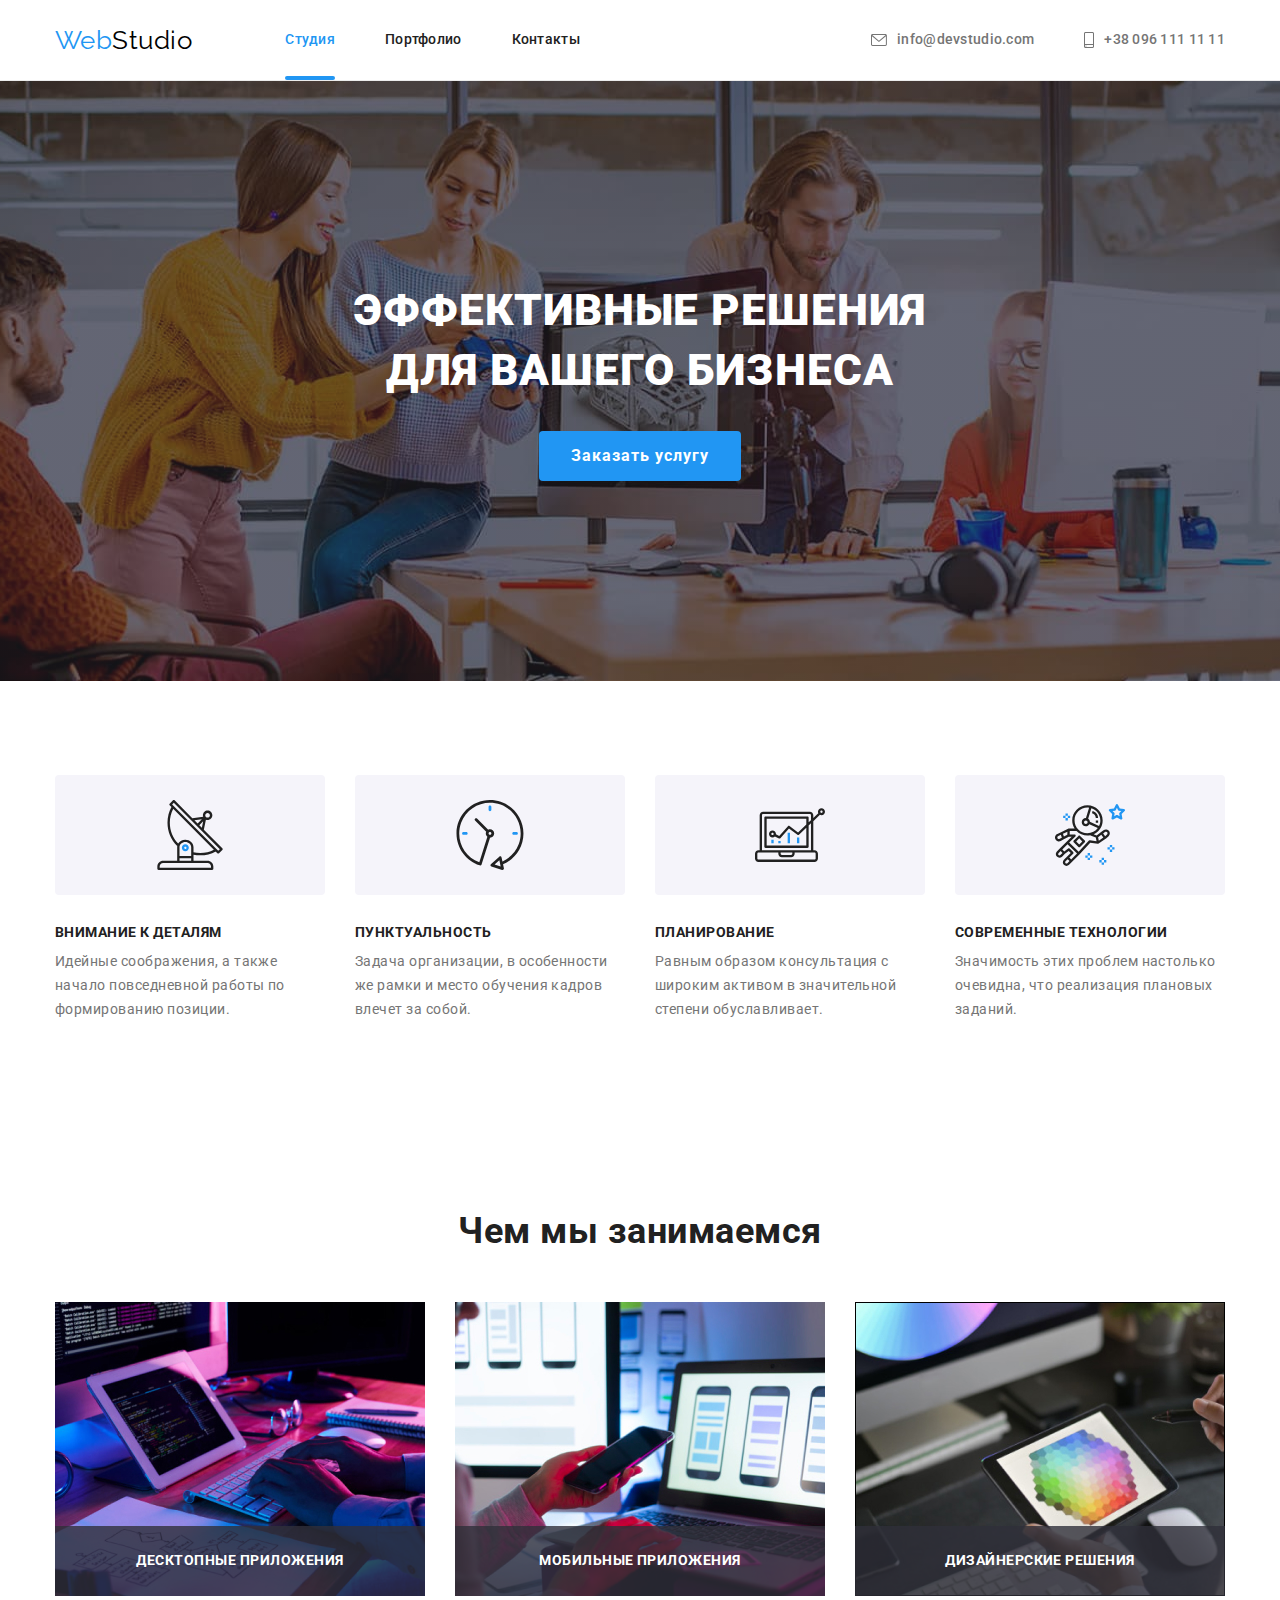
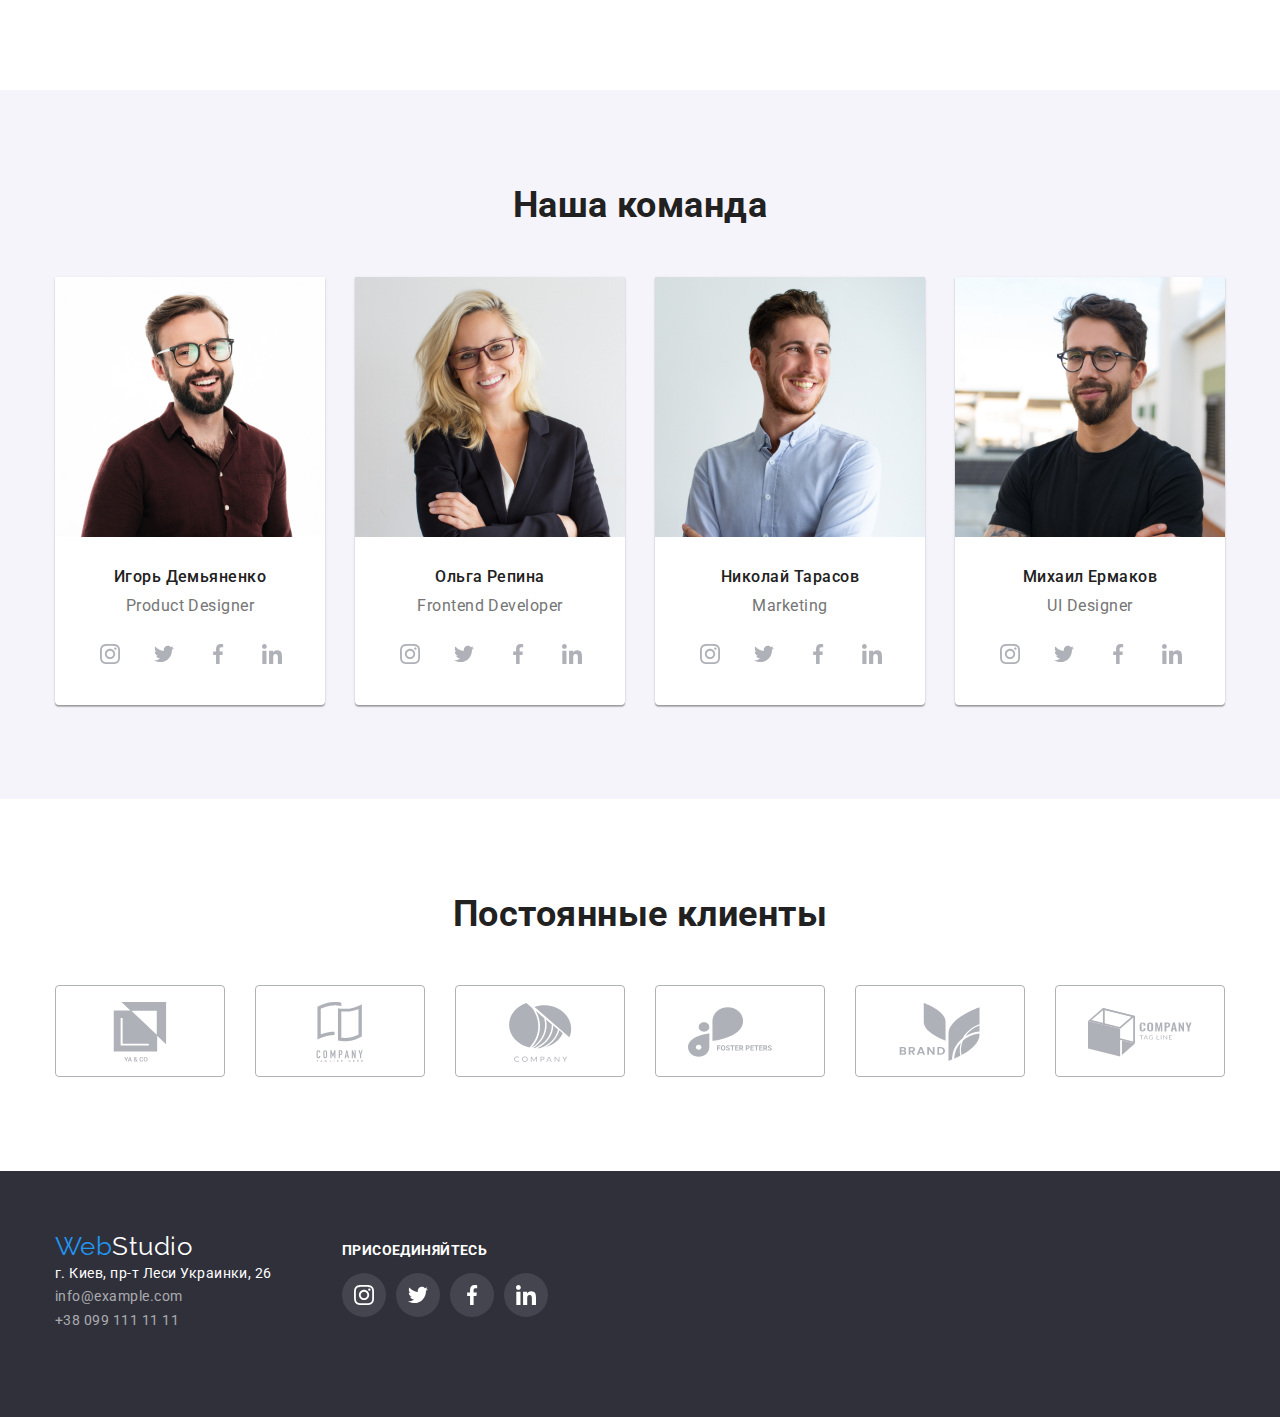
<file: index.html>
<!DOCTYPE html>
<html lang="en">
<head>
    <meta charset="UTF-8">
    <meta http-equiv="X-UA-Compatible" content="IE=edge">
    <meta name="viewport" content="width=device-width, initial-scale=1.0">
    <title>Document</title>
    <link href="https://fonts.googleapis.com/css2?family=Raleway:wght@700&family=Roboto:wght@400;500;700;900&display=swap" rel="stylesheet">
    <link rel="stylesheet" href="https://cdnjs.cloudflare.com/ajax/libs/modern-normalize/1.1.0/modern-normalize.min.css">
    <link rel="stylesheet" href="./css/styles.css">
</head>
<body>
    <!--Header-->
    <header class="header">
        <div class="conteiner main-nav">
        <nav class="nav">
            <a href="./index.html" class="logo"> <span class="logo-blue">Web</span>Studio</a>
            <ul class="header-nav">
                <li class="item"><a href="./index.html" class="link current">Студия</a></li>
                <li class="item"><a href="./portfolio.html" class="link">Портфолио</a></li>
                <li class="item"><a href="" class="link">Контакты</a></li>
            </ul>
        </nav>
        <ul class="header-address">
            <li class="item"><a href="mailto:info@devstudio.com" class="link">
                <svg class="icon-mail">
                    <use href="./images/icons.svg#icon-envelope"></use>
                </svg>
                info@devstudio.com</a></li>
            <li class="item"><a href="tel:+380961111111" class="link">
                <svg class="icon-phone">
                    <use href="./images/icons.svg#icon-smartphone"></use>
                </svg>
                +38 096 111 11 11</a></li>
        </ul>
        </div>
    </header>


<!--Main content-->

<main>
    <!--Banner-->
    
        <section class="banner">
            <div class="conteiner">
                <h1 class="banner-text">Эффективные решения 
                    для вашего бизнеса</h1>
                <button type="button" class="banner-button" data-modal-open>Заказать услугу</button>
            </div>
            <div class="blackdrop is-hidden" data-modal>
                <div class="modal">
                    <button data-modal-close class="modal-btn">
                        <svg width="11" height="11" fill="none" xmlns="http://www.w3.org/2000/svg">
                            <path
                                d="M11 1.108 9.892 0 5.5 4.392 1.108 0 0 1.108 4.392 5.5 0 9.892 1.108 11 5.5 6.608 9.892 11 11 9.892 6.608 5.5 11 1.108Z"
                                fill="#000" />
                        </svg>
                    </button>
                </div>
            </div>
    </section>
    
    
    <!-- info -->
    
        <section class="info section">
            <div class="conteiner">
                <ul class="info-list">
                    <li class="item">
                        <div class="icon-div">
                        <svg class="icon-antenna icon" width="70" height="70">
                            <use href="./images/icons.svg#icon-antenna"></use>
                        </svg>
                    </div>
                        <h3 class="info-head">Внимание к деталям</h3>
                        <p class="info-text">Идейные соображения, а также начало повседневной работы по формированию позиции.</p>
                    </li>
                    <li class="item">
                        <div class="icon-div">
                        <svg class="icon-clock icon" width="70" height="70">
                            <use href="./images/icons.svg#icon-clock"></use>
                        </svg>
                    </div>
                        <h3 class="info-head">Пунктуальность</h3>
                        <p class="info-text">Задача организации, в особенности же рамки и место обучения кадров влечет за собой.</p>
                    </li>
                    <li class="item">
                        <div class="icon-div">
                        <svg class="icon-diagram icon" width="70" height="70">
                            <use href="./images/icons.svg#icon-diagram"></use>
                        </svg>
                    </div>
                        <h3 class="info-head">Планирование</h3>
                        <p class="info-text">Равным образом консультация с широким активом в значительной степени обуславливает.</p>
                    </li>
                    <li class="item">
                        <div class="icon-div">
                        <svg class="icon-astronaut icon" width="70" height="70">
                            <use href="./images/icons.svg#icon-astronaut"></use>
                        </svg>
                    </div>
                        <h3 class="info-head">Современные технологии</h3>
                        <p class="info-text">Значимость этих проблем настолько очевидна, что реализация плановых заданий.</p>
                    </li>
                </ul>
            </div>
        </section>
    

    <!--What we do-->
    
        <section class="our-work section">
            <div class="conteiner">
                <h2 class="section-title">Чем мы занимаемся</h2>
            <ul class="work-list">
                <li class="item">
                    <div class="work-thumb">
                    <img src="./images/img.jpg" alt="hand on a keyboard" width="370">
                    <p class="work-cover">Десктопные приложения</p>
                    </div>
                </li>
                <li class="item">
                    <div class="work-thumb">
                    <img src="./images/img(1).jpg" alt="one hand with telephone, another one on laptop" width="370">
                    <p class="work-cover">Мобильные приложения</p>
                    </div>
                </li>
                <li class="item">
                    <div class="work-thumb">
                    <img src="./images/img(2).jpg" alt="a tablet in one hand" width="370">
                    <p class="work-cover">Дизайнерские решения</p>
                    </div>
                </li>
            </ul>
            </div>
        </section>
    

        <!--Our team-->
        
            <section class="team section">
                <div class="conteiner">
                    <h2 class="section-title">Наша команда</h2>
                <ul class="team-list">
                    <li class="item">
                        <img src="./images/img(3).jpg" alt="photo" width="270">
                        <h3 class="team-name">Игорь Демьяненко</h3>
                        <p class="team-position">Product Designer</p>
                        <ul class="team-links">
                            <li><a href="" class="social-link">
                                    <svg class="team-social-link" width="20" height="20">
                                        <use href="./images/icons.svg#icon-instagram"></use>
                                    </svg>
                                </a></li>
                            <li><a href="" class="social-link">
                                    <svg class="team-social-link" width="20" height="20">
                                        <use href="./images/icons.svg#icon-twitter"></use>
                                    </svg>
                                </a></li>
                            <li><a href="" class="social-link">
                                    <svg class="team-social-link" width="20" height="20">
                                        <use href="./images/icons.svg#icon-facebook"></use>
                                    </svg>
                                </a></li>
                            <li><a href="" class="social-link">
                                    <svg class="team-social-link" width="20" height="20">
                                        <use href="./images/icons.svg#icon-linkedin"></use>
                                    </svg>
                                </a></li>
                        </ul>
                    </li>
                    <li class="item">
                        <img src="./images/img(4).jpg" alt="photo" width="270">
                        <h3 class="team-name">Ольга Репина</h3>
                        <p class="team-position">Frontend Developer</p>
                        <ul class="team-links">
                            <li><a href="" class="social-link">
                                <svg class="team-social-link" width="20" height="20">
                                    <use href="./images/icons.svg#icon-instagram"></use>
                                </svg>
                            </a></li>
                            <li><a href="" class="social-link">
                                <svg class="team-social-link" width="20" height="20">
                                    <use href="./images/icons.svg#icon-twitter"></use>
                                </svg>
                            </a></li>
                            <li><a href="" class="social-link">
                                <svg class="team-social-link" width="20" height="20">
                                    <use href="./images/icons.svg#icon-facebook"></use>
                                </svg>
                            </a></li>
                            <li><a href="" class="social-link">
                                <svg class="team-social-link" width="20" height="20">
                                    <use href="./images/icons.svg#icon-linkedin"></use>
                                </svg>
                            </a></li>
                        </ul>
                    </li>
                    <li class="item">
                        <img src="./images/img(5).jpg" alt="photo" width="270">
                        <h3 class="team-name">Николай Тарасов</h3>
                        <p class="team-position">Marketing</p>
                        <ul class="team-links">
                            <li><a href="" class="social-link">
                                    <svg class="team-social-link" width="20" height="20">
                                        <use href="./images/icons.svg#icon-instagram"></use>
                                    </svg>
                                </a></li>
                            <li><a href="" class="social-link">
                                    <svg class="team-social-link" width="20" height="20">
                                        <use href="./images/icons.svg#icon-twitter"></use>
                                    </svg>
                                </a></li>
                            <li><a href="" class="social-link">
                                    <svg class="team-social-link" width="20" height="20">
                                        <use href="./images/icons.svg#icon-facebook"></use>
                                    </svg>
                                </a></li>
                            <li><a href="" class="social-link">
                                    <svg class="team-social-link" width="20" height="20">
                                        <use href="./images/icons.svg#icon-linkedin"></use>
                                    </svg>
                                </a></li>
                        </ul>
                    </li>
                     <li class="item">
                         <img src="./images/img(6).jpg" alt="photo" width="270">
                         <h3 class="team-name">Михаил Ермаков</h3>
                         <p class="team-position">UI Designer</p>
                        <ul class="team-links">
                            <li><a href="" class="social-link">
                                    <svg class="team-social-link" width="20" height="20">
                                        <use href="./images/icons.svg#icon-instagram"></use>
                                    </svg>
                                </a></li>
                            <li><a href="" class="social-link">
                                    <svg class="team-social-link" width="20" height="20">
                                        <use href="./images/icons.svg#icon-twitter"></use>
                                    </svg>
                                </a></li>
                            <li><a href="" class="social-link">
                                    <svg class="team-social-link" width="20" height="20">
                                        <use href="./images/icons.svg#icon-facebook"></use>
                                    </svg>
                                </a></li>
                            <li><a href="" class="social-link">
                                    <svg class="team-social-link" width="20" height="20">
                                        <use href="./images/icons.svg#icon-linkedin"></use>
                                    </svg>
                                </a></li>
                        </ul>
                        </li>
                </ul>
                </div>
            </section>

            <!--Client -->

            <section class="client section">
                <div class="conteiner">
                    <h2 class="section-title">Постоянные клиенты</h2>
                    <ul class="client-list">
                        <li class="client-item">
                            <a href="" class="client-link">
                            <svg class="client-icon" width="106" height="60">
                                <use href="./images/icons.svg#icon-group-Ya"></use>
                            </svg>
                        </a>
                        </li>
                        <li class="client-item">
                            <a href="" class="client-link">
                            <svg class="client-icon" width="106" height="60">
                                <use href="./images/icons.svg#icon-group-taglinehere"></use>
                            </svg>
                        </a>
                        </li>
                        <li class="client-item">
                            <a href="" class="client-link">
                            <svg class="client-icon" width="106" height="60">
                                <use href="./images/icons.svg#icon-group-company"></use>
                            </svg>
                        </a>
                        </li>
                        <li class="client-item">
                            <a href="" class="client-link">
                            <svg class="client-icon" width="106" height="60">
                                <use href="./images/icons.svg#icon-group-foster"></use>
                            </svg>
                        </a>
                        </li>
                        <li class="client-item">
                            <a href="" class="client-link">
                            <svg class="client-icon" width="106" height="60">
                                <use href="./images/icons.svg#icon-group-brand"></use>
                            </svg>
                        </a>
                        </li>
                        <li class="client-item">
                            <a href="" class="client-link">
                            <svg class="client-icon" width="106" height="60">
                                <use href="./images/icons.svg#icon-group-tag-line"></use>
                            </svg>
                        </a>
                        </li>
                    </ul>
                </div>
            </section>
        
    </main>



    <!--Footers content-->

    <footer class="footer">
        <div class="conteiner">
            <div class="main-footer">
                <a href="./index.html" class="logo"><span class="logo-blue">Web</span>Studio</a>
                <address class="footer-nav">
                    <ul class="footer-address">
                        <li><a href="г.Киев,пр-тЛесиУкраинки,26" class="link address">г. Киев, пр-т Леси Украинки, 26</a>
                        </li>
                        <li><a href="mailto:info@example.com" class="link contact">info@example.com</a></li>
                        <li><a href="tel:+380991111111" class="link contact">+38 099 111 11 11</a></li>
                    </ul>
                </address>
            </div>
            <div class="footer-social">
                <h3 class="footer-social-title">присоединяйтесь</h3>
                <ul class="footer-social-list">
                    <li>
                        <a href="" class="footer-social-link">
                            <svg class="footer-social-icon" width="20" height="20">
                                <use href="./images/icons.svg#icon-instagram">
                                </use>
                            </svg>
                        </a>
                    </li>
                    <li>
                        <a href="" class="footer-social-link">
                            <svg class="footer-social-icon" width="20" height="20">
                                <use href="./images/icons.svg#icon-twitter">
                                </use>
                            </svg>
                        </a>
                    </li>
                    <li>
                        <a href="" class="footer-social-link">
                            <svg class="footer-social-icon" width="20" height="20">
                                <use href="./images/icons.svg#icon-facebook">
                                </use>
                            </svg>
                        </a>
                    </li>
                    <li>
                        <a href="" class="footer-social-link">
                            <svg class="footer-social-icon" width="20" height="20">
                                <use href="./images/icons.svg#icon-linkedin">
                                </use>
                            </svg>
                        </a>
                    </li>
                </ul>
            </div>
        </div>
    </footer>
    <script src="./js/modal.js"></script>
</body>
</html>
</file>
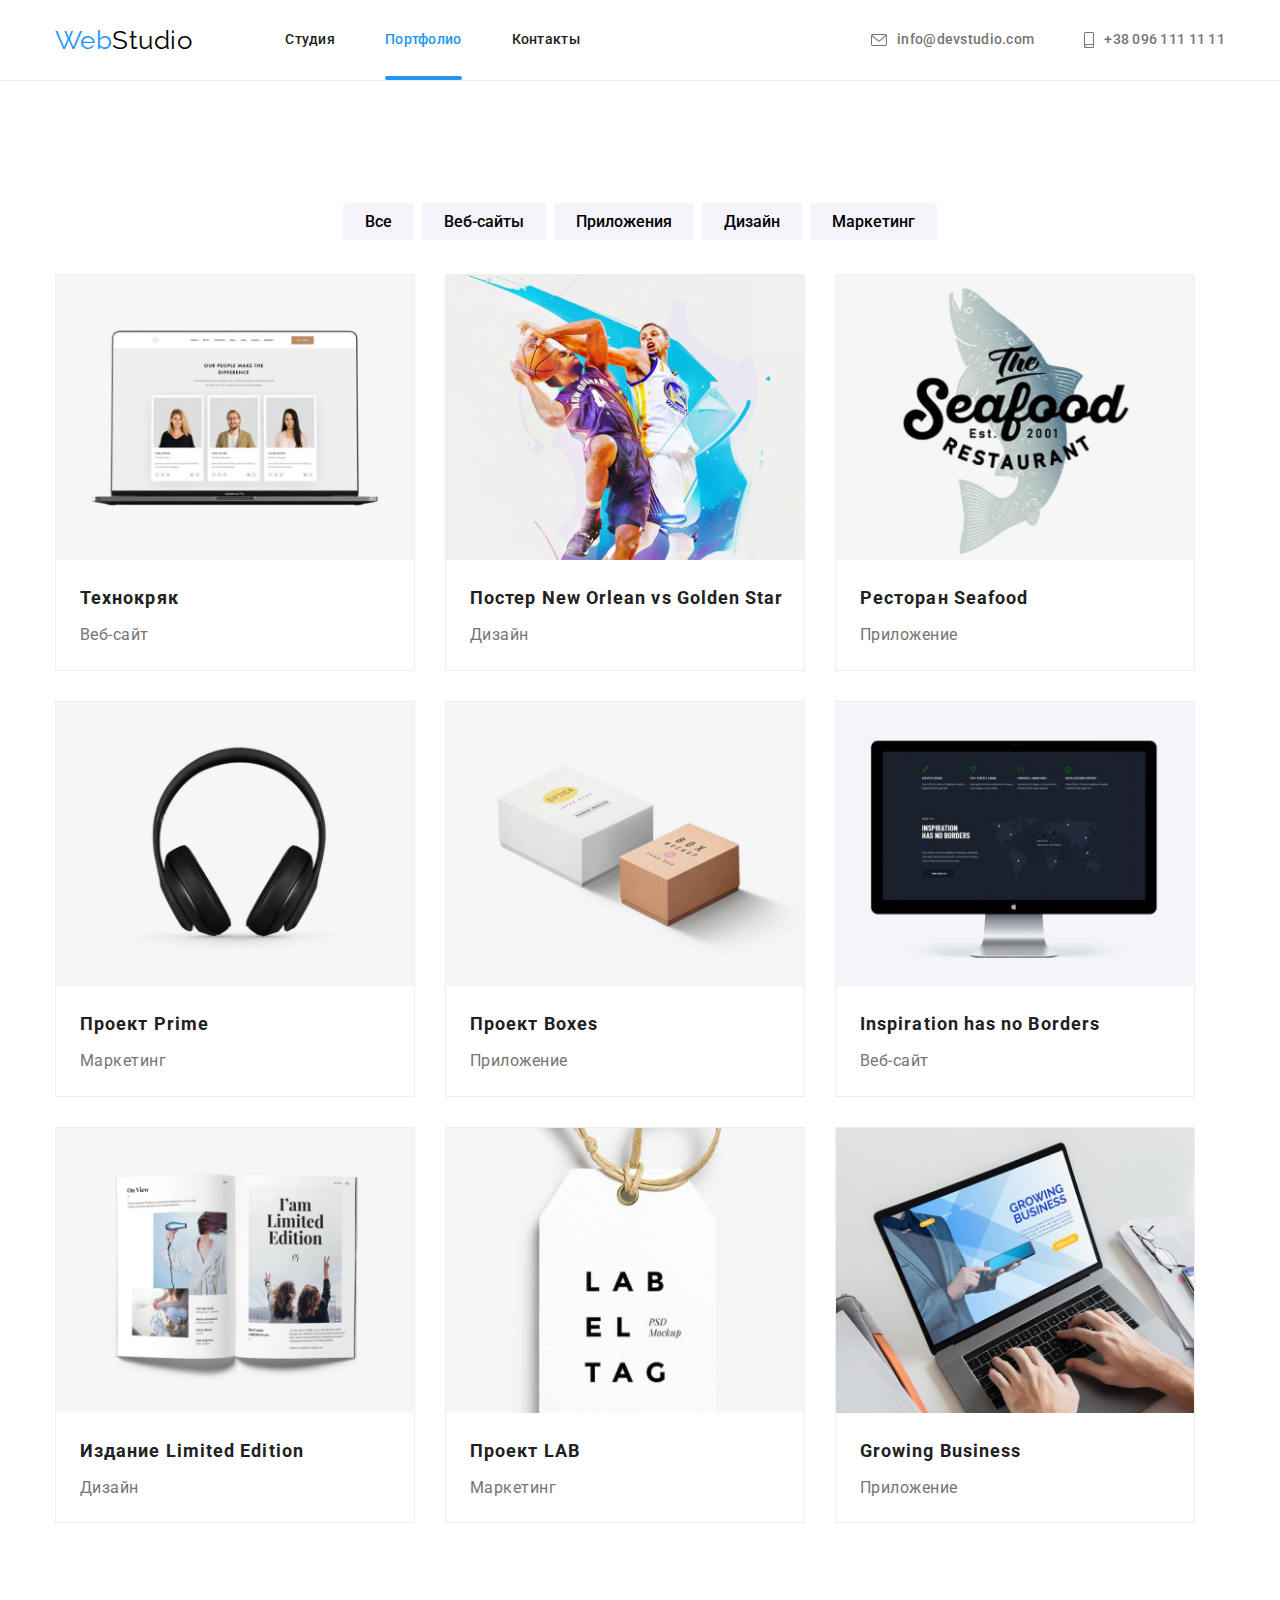
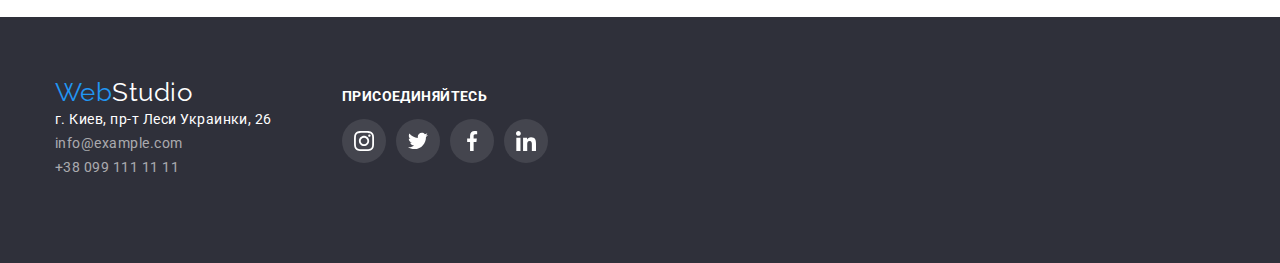
<file: portfolio.html>
<!DOCTYPE html>
<html lang="en">
<head>
    <meta charset="UTF-8">
    <meta http-equiv="X-UA-Compatible" content="IE=edge">
    <meta name="viewport" content="width=device-width, initial-scale=1.0">
    <title>Document</title>
    <link href="https://fonts.googleapis.com/css2?family=Raleway:wght@700&family=Roboto:wght@400;500;700;900&display=swap" rel="stylesheet">
    <link rel="stylesheet" href="https://cdnjs.cloudflare.com/ajax/libs/modern-normalize/1.1.0/modern-normalize.min.css">
    <link rel="stylesheet" href="./css/styles.css">
</head>
<body>

     <!--Header-->
     <header class="header">
        <div class="conteiner main-nav">
        <nav class="nav">
            <a href="./index.html" class="logo"> <span class="logo-blue">Web</span>Studio</a>
            <ul class="header-nav">
                <li class="item"><a href="./index.html" class="link">Студия</a></li>
                <li class="item"><a href="./portfolio.html" class="link current">Портфолио</a></li>
                <li class="item"><a href="" class="link">Контакты</a></li>
            </ul>
        </nav>
        <ul class="header-address">
            <li class="item"><a href="mailto:info@devstudio.com" class="link">
                    <svg class="icon-mail">
                        <use href="./images/icons.svg#icon-envelope"></use>
                    </svg>
                    info@devstudio.com</a></li>
            <li class="item"><a href="tel:+380961111111" class="link">
                    <svg class="icon-phone">
                        <use href="./images/icons.svg#icon-smartphone"></use>
                    </svg>
                    +38 096 111 11 11</a></li>
        </ul>
    </div>
    </header>

    <!--Main content-->

    <main>

        <!--Buttons list-->
        <section class="section">
            <div class="conteiner">
                <h2 class="port-title">company-projects</h2>
            <ul class="portfolio-nav">
                <li class="item">
                    <button type="button" class="portfolio-button">Все</button></li>
                <li class="item">
                    <button type="button" class="portfolio-button">Веб-сайты</button></li>
                <li class="item">
                    <button type="button" class="portfolio-button">Приложения</button></li>
                <li class="item">
                    <button type="button" class="portfolio-button">Дизайн</button></li>
                <li class="item">
                    <button type="button" class="portfolio-button">Маркетинг</button></li>
            </ul>

        <!-- Our projects -->
        <ul class="our-project">
                <li class="item">
                    <a href="" class="portfolio-link">
                        <div class="portfolio-thumb">
                            <img src="./images/HW_2/portfolio_1.jpg" alt="screen with fotos" width="370">
                            <p class="project-text">Технокряк это современная площадка распространения коронавируса. Компании используют эту
                                платформу для цифрового
                                шпионажа и атак на защищённые сервера конкурентов.</p>
                        </div>
                        <h3 class="project-name">Технокряк</h3>
                        <p class="product">Веб-сайт</p>
                    </a>
                </li>
                <li class="item">
                    <a href="" class="portfolio-link">
                        <div class="portfolio-thumb">
                            <img src="./images/HW_2/portfolio_2.jpg" alt="two basketball players" width="370">
                            <p class="project-text">Технокряк это современная площадка распространения коронавируса. Компании используют эту
                                платформу для цифрового
                                шпионажа и атак на защищённые сервера конкурентов.</p>
                        </div>
                        <h3 class="project-name">Постер New Orlean vs Golden Star</h3>
                        <p class="product">Дизайн</p>
                    </a>
                </li>
                <li class="item">
                    <a href="" class="portfolio-link">
                        <div class="portfolio-thumb">
                            <img src="./images/HW_2/portfolio_3.jpg" alt="signboard of a restoran" width="370">
                            <p class="project-text">Технокряк это современная площадка распространения коронавируса. Компании используют эту
                                платформу для цифрового
                                шпионажа и атак на защищённые сервера конкурентов.</p>
                        </div>
                        <h3 class="project-name">Ресторан Seafood</h3>
                        <p class="product">Приложение</p>
                    </a>
                </li>
                <li class="item">
                    <a href="" class="portfolio-link">
                        <div class="portfolio-thumb">
                            <img src="./images/HW_2/portfolio_4.jpg" alt="headphones" width="370">
                            <p class="project-text">Технокряк это современная площадка распространения коронавируса. Компании используют эту
                                платформу для цифрового
                                шпионажа и атак на защищённые сервера конкурентов.</p>
                        </div>
                        <h3 class="project-name">Проект Prime</h3>
                        <p class="product">Маркетинг</p>
                    </a>
                </li>
                <li class="item">
                    <a href="" class="portfolio-link">
                        <div class="portfolio-thumb">
                            <img src="./images/HW_2/portfolio_5.jpg" alt="two boxes" width="370">
                            <p class="project-text">Технокряк это современная площадка распространения коронавируса. Компании используют эту
                                платформу для цифрового
                                шпионажа и атак на защищённые сервера конкурентов.</p>
                        </div>
                        <h3 class="project-name">Проект Boxes</h3>
                        <p class="product">Приложение</p>
                    </a>
                </li>
                <li class="item">
                    <a href="" class="portfolio-link">
                        <div class="portfolio-thumb">
                            <img src="./images/HW_2/portfolio_6.jpg" alt="screen" width="370">
                            <p class="project-text">Технокряк это современная площадка распространения коронавируса. Компании используют эту
                                платформу для цифрового
                                шпионажа и атак на защищённые сервера конкурентов.</p>
                        </div>
                        <h3 class="project-name">Inspiration has no Borders</h3>
                        <p class="product">Веб-сайт</p>
                    </a>
                </li>
                <li class="item">
                    <a href="" class="portfolio-link">
                        <div class="portfolio-thumb">
                            <img src="./images/HW_2/portfolio_7.jpg" alt="magazine page" width="370">
                            <p class="project-text">Технокряк это современная площадка распространения коронавируса. Компании используют эту
                                платформу для цифрового
                                шпионажа и атак на защищённые сервера конкурентов.</p>
                        </div>
                        <h3 class="project-name">Издание Limited Edition</h3>
                        <p class="product">Дизайн</p>
                    </a>
                </li>
                <li class="item">
                    <a href="" class="portfolio-link">
                        <div class="portfolio-thumb">
                            <img src="./images/HW_2/portfolio_8.jpg" alt="label" width="370">
                            <p class="project-text">Технокряк это современная площадка распространения коронавируса. Компании используют эту
                                платформу для цифрового
                                шпионажа и атак на защищённые сервера конкурентов.</p>
                        </div>
                        <h3 class="project-name">Проект LAB</h3>
                        <p class="product">Маркетинг</p>
                    </a>
                </li>
                <li class="item">
                    <a href="" class="portfolio-link">
                        <div class="portfolio-thumb">
                            <img src="./images/HW_2/portfolio_9.jpg" alt="laptop with hands on it keyboard" width="370">
                            <p class="project-text">Технокряк это современная площадка распространения коронавируса. Компании используют эту
                                платформу для цифрового
                                шпионажа и атак на защищённые сервера конкурентов.</p>
                        </div>
                        <h3 class="project-name">Growing Business</h3>
                            <p class="product">Приложение</p>
                        </a>
                    </li>
        </ul>
            </div>
        </section>
    </main>



    <!--Footers content-->

    <footer class="footer">
        <div class="conteiner">
            <div class="main-footer">
                <a href="./index.html" class="logo"> <span class="logo-blue">Web</span>Studio</a>
                <address class="footer-nav">
                    <ul class="footer-address">
                        <li><a href="г.Киев,пр-тЛесиУкраинки,26" class="link address">г. Киев, пр-т Леси Украинки, 26</a></li>
                        <li><a href="mailto:info@example.com" class="link contact">info@example.com</a></li>
                        <li><a href="tel:+380991111111" class="link contact">+38 099 111 11 11</a></li>
                    </ul>
                </address>
            </div>
            <div class="footer-social">
                <h3 class="footer-social-title">присоединяйтесь</h3>
                <ul class="footer-social-list">
                    <li>
                        <a href="" class="footer-social-link">
                            <svg class="footer-social-icon" width="20" height="20">
                                <use href="./images/icons.svg#icon-instagram">
                                </use>
                            </svg>
                        </a>
                    </li>
                    <li>
                        <a href="" class="footer-social-link">
                            <svg class="footer-social-icon" width="20" height="20">
                                <use href="./images/icons.svg#icon-twitter">
                                </use>
                            </svg>
                        </a>
                    </li>
                    <li>
                        <a href="" class="footer-social-link">
                            <svg class="footer-social-icon" width="20" height="20">
                                <use href="./images/icons.svg#icon-facebook">
                                </use>
                            </svg>
                        </a>
                    </li>
                    <li>
                        <a href="" class="footer-social-link">
                            <svg class="footer-social-icon" width="20" height="20">
                                <use href="./images/icons.svg#icon-linkedin">
                                </use>
                            </svg>
                        </a>
                    </li>
                </ul>
            </div>
        </div>
    </footer>
    
</body>
</html>
</file>
<file: css/styles.css>
:root {
    --primery-text-color: #212121;
    --secondary-text-color: #757575;
    --main-white: #ffffff;
    --blue-accent: #2196F3;
    --footer-mail-tel-color: rgba(255, 255, 255, 0.6);
    --main-background-color: #2F303A;
    --client-logo-normal: #AFB1B8;
    --client-logo-accent: #2196F3;
    --footer-sociolink--main-color: rgba(255, 255, 255, 1);
    --footer-sociolink--accent-color: rgba(33, 150, 243, 1);
    --footer-sociolink--bcc-color: rgba(255, 255, 255, 0.1);
    --portfolio-cards-overlay: rgba(33, 150, 243, 0.9);
    --modal-background: rgba(0, 0, 0, 0.2);
    --modal-window-color: rgba(255, 255, 255, 1);
    --transition-timing: cubic-bezier(0.4, 0, 0.2, 1);



}

body {
    color: var(--primery-text-color);
    background-color: var(--main-white);
    font-family: Roboto, sans-serif;
    letter-spacing: 0.03em;
    max-width: 1600px;
    margin-left: auto;
    margin-right: auto;
}
/* header */

.conteiner {
    width: 1200px;
    margin-left: auto;
    margin-right: auto;
    padding-left: 15px;
    padding-right: 15px;
}

h1, h2, h3, h4, h5, h6, p {
    margin-top: 0;
}

button {
    cursor: pointer;
}

/* header */

.header {
    border-bottom: 1px solid #ECECEC;
}
.header-nav {
    margin: 0;
    padding: 0;
}
.header-address {
    margin: 0;
    padding: 0;
}
.main-nav {
    display: flex;
    align-items: center;
}

.logo {
    font-family: Raleway, sans-serif;
    text-decoration: none;
    font-size: 26px;
    line-height: 1.19;
    color: #000000;
}

.logo-blue {
    color: var(--blue-accent);
}

.nav, .header-nav {
    display: flex;
    align-items: center;
}

.header-nav {
    margin-left: 93px;
}

.header-nav .item:not(:last-child) {
    margin-right: 50px;
}

a.logo {
    margin: 0;
}
.header-nav a {
    display: block;
    padding-top: 32px;
    padding-bottom: 32px;

    color: var(--primery-text-color);
    text-decoration: none;
}
.header-nav, .link.current {
    color: var(--blue-accent);
}

.header-address {
    display: flex;
    margin-left: auto;
}

.header-address .item + .item {
    margin-left: 50px;
}
.header-address a {
    color: var(--secondary-text-color);
    text-decoration: none;
    display: flex;
    align-items: center;
}

.header-nav, .header-address {
    letter-spacing: 0.02em;
    font-weight: 500;
    font-size: 14px;
    line-height: 1.14;
    
    list-style: none;
}

.header-nav .link,
.header-address .link {
    transition: color 250ms var(--transition-timing);
}


.header-nav .link:hover, .header-nav .link:focus,
.header-address .link:hover,.header-address .link:focus {
    color: var(--blue-accent);
}
.icon-mail {
    margin-right: 10px;
    width: 16px;
    height: 12px;
    fill: currentColor;
    transition: fill 250ms var(--transition-timing);
}

.icon-mail:hover,
.icon-mail:focus {
    fill: var(--blue-accent);
}

.icon-phone {
    margin-right: 10px;
    width: 10px;
    height: 16px;
    fill: currentColor;
    transition: fill 250ms var(--transition-timing);
}
.icon-phone:hover,
.icon-phone:focus {
    fill: var(--blue-accent);
}

.header-nav .item {
    position: relative;

}
.current::after {
    content: "";
    position: absolute;
    bottom: 0;
    left: 0;
    width: 100%;
    height: 4px;
    border-radius: 2px;
    
    background-color: var(--blue-accent);
}


.section {
    padding-top: 94px;
    padding-bottom: 94px;
}

/* main page banner */

.banner {
    background-color: var(--main-background-color);
    letter-spacing: 0.06em;
    text-align: center;
    padding: 200px 0;

    background-image: linear-gradient(to right,
    rgba(47, 48, 58, 0.4),
    rgba(47, 48, 58, 0.4)),
    url("../images/banner-img.jpg");
    max-width: 1600px;
    background-repeat: no-repeat;
    background-position: center;
    margin-left: auto;
    margin-right: auto;

    background-color: #C4C4C4;

}
.banner-text {
    color: var(--main-white);
    font-weight: 900;
    font-size: 44px;
    line-height: 1.36;
    text-align: center;
    text-transform: uppercase;
    margin: 0;
    white-space: pre-line;
}

.banner-button {
    color: var(--main-white);
    background-color: var(--blue-accent);
    letter-spacing: 0.06em;
    font-weight: 700;
    font-size: 16px;
    line-height: 1.87;
    cursor: pointer;
    margin-top: 30px;
    border-radius: 4px;
    padding: 10px 32px;
    border: transparent;
}

/*---------------- Modal---------------- */

.blackdrop {
    position: fixed;
    top: 0;
    left: 0;
    width: 100%;
    height: 100%;
    background-color: var(--modal-background);

    opacity: 1;
    transition: opacity 250ms var(--transition-timing);
}

.blackdrop.is-hidden {
    opacity: 0;
    pointer-events: none;
    visibility: hidden;
}

.blackdrop.is-hidden .modal {
    transform: translate(-50%, -50%) scaleY(0.5);

}

.modal {
    position: absolute;
    width: 528px;
    height: 581px;
    border-radius: 4px;
    top: 50%;
    left: 50%;
    transform: translate(-50%, -50%) scaleY(1);
    transition: transform 250ms var(--transition-timing);


    
    background-color: var(--modal-window-color);
}

.modal-btn {
    display: inline-block;
    position: absolute;
    top: 0;
    right: 0;

    margin-top: 8px;
    margin-right: 8px;

    width: 30px;
    height: 30px;
    border-radius: 50%;
    border: 1px solid rgba(0, 0, 0, 0.1);

}


/* info */

.info {
    padding-top: 94px;
}
.info-list {
    display: flex;
    list-style: none;
    margin: 0;
    padding: 0;
}
.info-head {
    font-weight: 700;
    font-size: 14px;
    line-height: 1.14;
    text-transform: uppercase;
    margin-bottom: 0;
    margin-top: 30px;
}
.info-text {
    color: var(--secondary-text-color);
    font-size: 14px;
    line-height: 1.71;
    list-style: none;
    margin-bottom: 0;
    margin-top: 10px;
}

.info-list .item:not(:last-child) {
    margin-right: 30px;
}


.info-list .item {
    display: block;
    margin: 0;
    padding: 0;
}

.icon-div {
    display: flex;
    background: #F5F4FA;
    width: 270px;
    height: 120px;
    border-radius: 4px;
    padding: 25px 100px;
}

.icon {
    display: flex;
    align-items: center;
    justify-content: center;
}



/* what we do */

.our-work {
    padding-top: 94px;
}
.section-title {
    font-weight: 700;
    font-size: 36px;
    line-height: 1.17;
    text-align: center;
    margin: 0;
    margin-bottom: 50px;
}
.work-list .item {
    list-style: none;
    margin: 0;
}
.work-list {
    display: flex;
    margin: 0;
    padding: 0;
}
.work-list .item:not(:last-child) {
    margin-right: 30px;
}

/* -----------Our work overlay ----------*/

.work-thumb {
    position: relative;
}


.work-cover {
    position: absolute;
    width: 100%;
    bottom: 0;
    left: 0;

    margin: 0;
    font-weight: 700;
    font-size: 14px;
    line-height: 1.14;
    text-transform: uppercase;

    color: var(--main-white);

    height: 70px;
    background-color: rgba(47, 48, 58, 0.8);
    display: flex;
    justify-content: center;
    align-items: center;
}

/* our team */

.team.section {
    background-color: #F5F4FA;
}
.team {
    padding-top: 94px;
}
.team-list .item {
    list-style: none;
    margin: 0;
    border-radius: 0px 0px 4px 4px;

    background: var(--main-white);
    box-shadow: 0px 1px 3px rgba(0, 0, 0, 0.12), 0px 1px 1px rgba(0, 0, 0, 0.14), 0px 2px 1px rgba(0, 0, 0, 0.2);
}

.team-name {
    font-weight: 500;
    font-size: 16px;
    line-height: 1.19;
    text-align: center;
    margin: 0;
    margin-top: 30px;

}
.team-position {
    color: var(--secondary-text-color);
    font-size: 16px;
    line-height: 1.19;
    text-align: center;
    margin-top: 10px;
}
.team-list {
    display: flex;
    margin: 0;
    padding: 0;
    height: 428px;
}
.team-list .item:not(:last-child) {
    margin-right: 30px;
}

img {
    display: block; 
    max-width: 100%; 
    height: auto;
}

.team-links {
    display: flex;
    margin: 0;
    padding: 0;
    margin: 16px 32px 30px;
    list-style: none;

    padding-right: 0px;
    border: 1px solid transparent;
    width: 206px;
    height: 44px;
}
.social-link {
    display: block;
    padding-left: 0;
    padding: 12px;
    width: 44px;
    height: 44px;
    color: var(--client-logo-normal);

    transition: background-color 250ms var(--transition-timing),
    border-radius 250ms var(--transition-timing),
    color 250ms var(--transition-timing);


}

.team-social-link {
    fill: currentColor;
}


.social-link:hover,
.social-link:focus {
    background-color: var(--client-logo-accent);
    border-radius: 50%;
    color: var(--main-white);
}

.team-links li:nth-child(-n + 3) {
    margin-right: 10px;
}



/* clients */

.client-list {
    list-style: none;
    display: flex;
    margin: 0;
    padding: 0;
    justify-content: space-between;
}

.client-link {
    display: flex;
    width: 170px;
    height: 92px;
    padding: 16px 32px;
    border-radius: 4px;
    border: 1px solid var(--client-logo-normal);
    
    color: var(--client-logo-normal);

    transition: color 250ms var(--transition-timing),
    border-color 250ms var(--transition-timing);
}

.client-icon {
    fill: currentColor;
}

.client-link:hover,
.client-link:focus {
    color: var(--client-logo-accent);
    border-color: var(--client-logo-accent);
}



/* footer */



.footer .logo {
    color: var(--main-white);
}
.logo {
    display: block;
    margin-bottom: 20px;
}

.footer-address {
    list-style: none;
    text-decoration: none;
    margin: 0;
    padding: 0;
}
.footer-address .item:not(:first-child) {
    margin-top: 9px;
}

.footer-address .link {
    transition: color 250ms var(--transition-timing);

}

.footer-address .link:hover, .footer-address .link:focus {
    color: var(--blue-accent);
}
.footer-address a {
    text-decoration: none;
    font-style: normal;
}
.link.contact {
    font-size: 14px;
    line-height: 1.71;
    color: var(--footer-mail-tel-color);
}
.link.address {
    font-size: 14px;
    line-height: 1.71;
    color: var(--main-white);
}

.footer {
    background-color: var(--main-background-color);
}


.main-footer {
    display: block;
    margin: 0;
    padding: 0;
}

.footer .conteiner {
    display: flex;
    padding-top: 60px;
    padding-bottom: 60px;
}

.footer-nav {
    display: flex;
    margin: 0;
    padding: 0;
}
.footer-social {
    display: block;
    margin: 0;
    padding: 0;
    padding-top: 12px;
    margin-left: 70px;
    padding-bottom: 40px;
}

.footer-social-title {
    font-weight: 700;
    font-size: 14px;
    line-height: 1.14;
    letter-spacing: 0.03em;
    text-transform: uppercase;
    color: var(--main-white);
}

.footer-social-list {
    display: flex;
    list-style: none;
    margin: 0;
    padding: 0;
    width: 206px;
    height: 44px;
}

.footer-social-link {
    display: flex;
    margin: 0;
    padding: 0;
    width: 44px;
    height: 44px;
    padding: 12px;
    align-items: center;
    background-color: var(--footer-sociolink--bcc-color);
    fill: var(--main-white);
    
    border-radius: 50%;

    transition: background-color 250ms var(--transition-timing);
}

.footer-social-link:hover,
.footer-social-link:focus {
    background-color: var(--footer-sociolink--accent-color);
}
.footer-social-list li:nth-child(-n + 3) {
    margin-right: 10px;
}

/* portfolio main */


.port-title {
    color: var(--main-white);
    margin: 0;
}
.portfolio-nav {
    display: flex;
    margin-top: 0;
    margin-bottom: 34px;
    padding: 0;
    justify-content: center;
}

.portfolio-nav .item + .item {
    margin-left: 8px;
}
.portfolio-nav .item {
    list-style: none;
}


.portfolio-button {
    background-color: #F5F4FA;
    cursor: pointer;
    font-weight: 500;
    font-size: 16px;
    line-height: 1.62;
    text-align: center;
    border-radius: 4px;
    border: transparent;
    padding: 6px 22px;

    transition: color 250ms var(--transition-timing),
    background-color 250ms var(--transition-timing),
    box-shadow 250ms var(--transition-timing);

}
.portfolio-button:hover,
.portfolio-button:focus {
    color: var(--main-white);
    background-color: var(--blue-accent);
    box-shadow: 0px 4px 4px 0px rgba(0, 0, 0, 0.25);
}

/* Our projects */

.our-project {
    list-style: none;
    text-decoration: none;
    margin: 0;
    padding: 0;
}

.project-name {
    font-weight: 700;
    font-size: 18px;
    line-height: 2;
    letter-spacing: 0.06em;
    list-style: none;
    margin: 0;
    padding-left: 24px;
    padding-top: 20px;
}
.product {
    color: var(--secondary-text-color);
    font-size: 16px;
    line-height: 1.87;
    margin: 0;
    padding-top: 4px;
    padding-left: 24px;
    padding-bottom: 20px;
}

.our-project {
    display: flex;
    flex-wrap: wrap;
}
.our-project .item {
    margin-right: 30px;
    margin-bottom: 30px;
    border: 1px solid rgba(238, 238, 238, 1);
    background: #FFFFFF;
    flex-basis: calc(100% / 3 - 30px);
}
.our-project .item:nth-child(3n) {
    margin-right: 0;
}

.our-project .item:nth-last-child(-n + 3) {
    margin-bottom: 0;
}
.portfolio-link {
    display: block;
    text-decoration: none;
    color: var(--primery-text-color);

    transition: box-shadow 250ms var(--transition-timing),

}

.portfolio-link:hover,
.portfolio-link:focus {
    box-shadow: 0px 4px 4px 0px rgba(0, 0, 0, 0.25);
}


.portfolio-thumb {
    position: relative;
    overflow: hidden;

}

.project-text {
    position: absolute;
    width: 100%;
    height: 100%;
    top: 0;
    left: 0;

    display: flex;
    padding: 63px 24px;
    justify-content: center;
    align-items: center;

    font-size: 18px;
    line-height: 1.56;
    color: var(--main-white);
    background-color: var(--portfolio-cards-overlay);


    opacity: 0;

    transform: translateY(100%);
    transition: opacity 250ms var(--transition-timing),
    transform 250ms var(--transition-timing);
}

.portfolio-link:hover .project-text,
.portfolio-link:hover .portfolio-thumb::before,
.portfolio-link:focus .project-text,
.portfolio-link:focus .portfolio-thumb::before {
    opacity: 1;
    transform: translateY(0);
}
</file>
